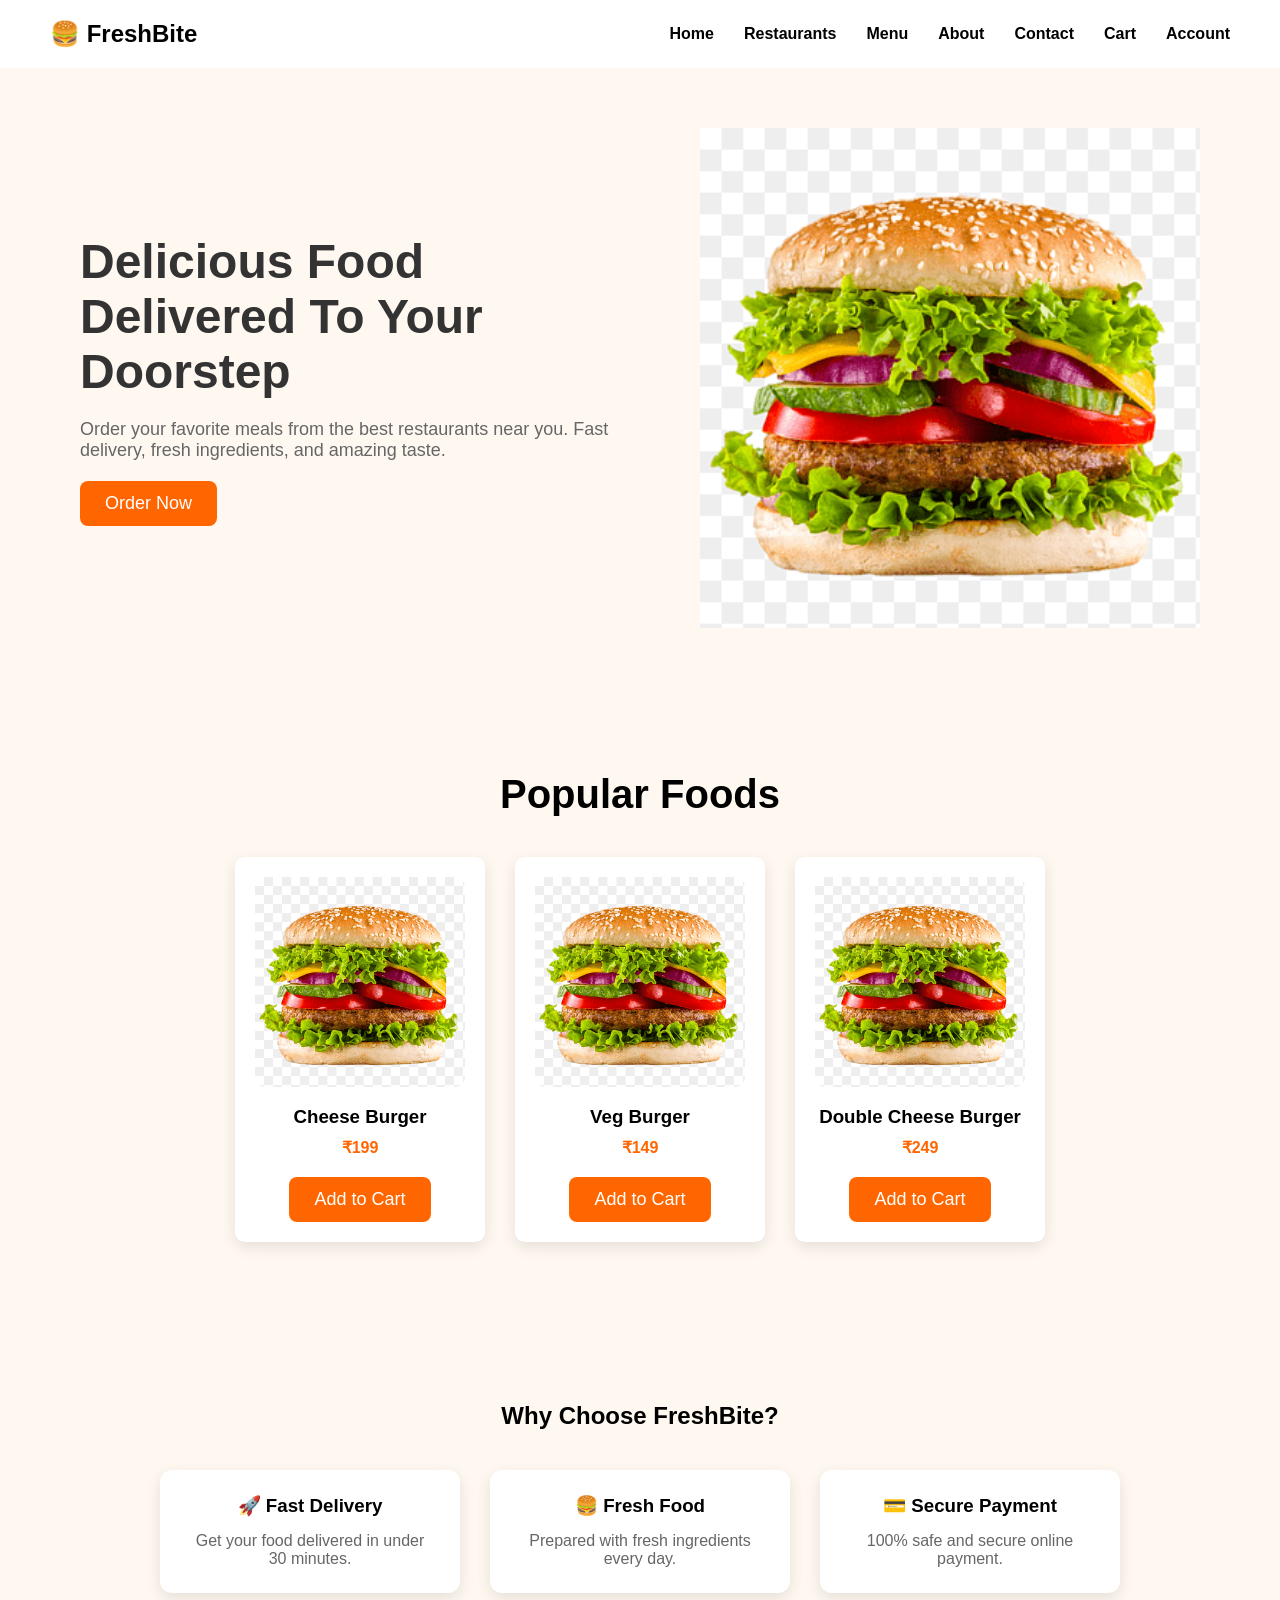
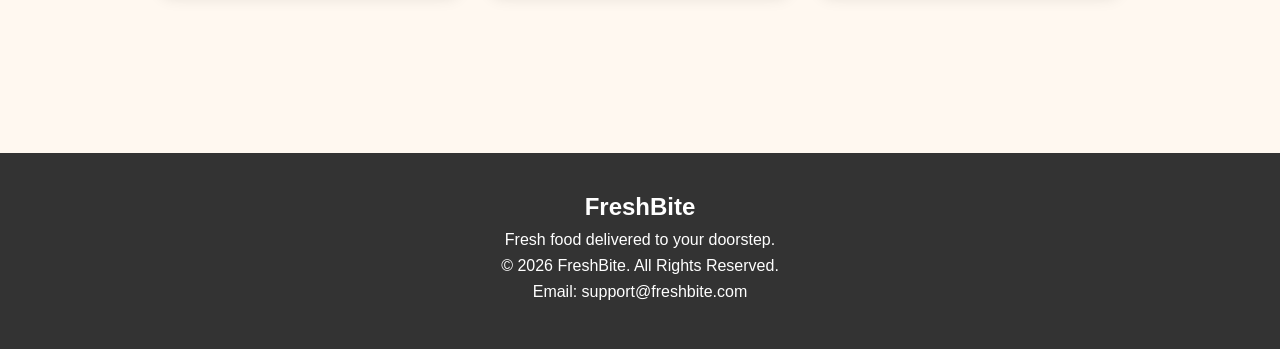
<file: index.html>
<!DOCTYPE html>
<html lang="en">
<head>
    <meta charset="UTF-8">
    <meta name="viewport" content="width=device-width, initial-scale=1.0">
    <title>FreshBite - Food Ordering Website</title>

    <link rel="stylesheet" href="css/style.css">
</head>

<body>
    <header>
    <nav>
        <h1>🍔 FreshBite</h1>

      <ul>
    <li><a href="index.html">Home</a></li>
    <li><a href="restaurant.html">Restaurants</a></li>
    <li><a href="menu.html">Menu</a></li>
    <li><a href="about.html">About</a></li>
    <li><a href="contact.html">Contact</a></li>
      <li><a href="cart.html">Cart</a></li>
    <li><a href="account.html">Account</a></li>
     
</ul>
    </nav>
</header>
<main>

    <section class="hero">

        <div class="hero-content">

            <h2>Delicious Food Delivered To Your Doorstep</h2>

            <p>
                Order your favorite meals from the best restaurants near you.
                Fast delivery, fresh ingredients, and amazing taste.
            </p>

           <a href="menu.html">
    <button>Order Now</button>
</a>

        </div>

        <div class="hero-image">

            <img src="images/burger.png" alt="Fresh Burger">

        </div>

    </section>
    <section class="popular-food">

    <h2>Popular Foods</h2>

    <div class="food-cards">
        <div class="food-card">
    <img src="images/burger.png" alt="Burger">

    <h3>Cheese Burger</h3>

    <p>₹199</p>

    <button>Add to Cart</button>
</div>
  <div class="food-card">
        <img src="images/burger.png" alt="Burger">
        <h3>Veg Burger</h3>
        <p>₹149</p>
        <button>Add to Cart</button>
    </div>

    <div class="food-card">
        <img src="images/burger.png" alt="Burger">
        <h3>Double Cheese Burger</h3>
        <p>₹249</p>
        <button>Add to Cart</button>
    </div>

    </div>

</section>
<section class="features">

    <h2>Why Choose FreshBite?</h2>

    <div class="feature-boxes">

        <div class="feature">
            <h3>🚀 Fast Delivery</h3>
            <p>Get your food delivered in under 30 minutes.</p>
        </div>

        <div class="feature">
            <h3>🍔 Fresh Food</h3>
            <p>Prepared with fresh ingredients every day.</p>
        </div>

        <div class="feature">
            <h3>💳 Secure Payment</h3>
            <p>100% safe and secure online payment.</p>
        </div>

    </div>

</section>

</main>

    <script src="js/script.js"></script>
    <footer>

    <h2>FreshBite</h2>

    <p>Fresh food delivered to your doorstep.</p>

   
    <p>&copy; 2026 FreshBite. All Rights Reserved.</p>
    <p>Email: support@freshbite.com</p>


</footer>
<script src="js/script.js"></script>
</body>
</html>
</file>
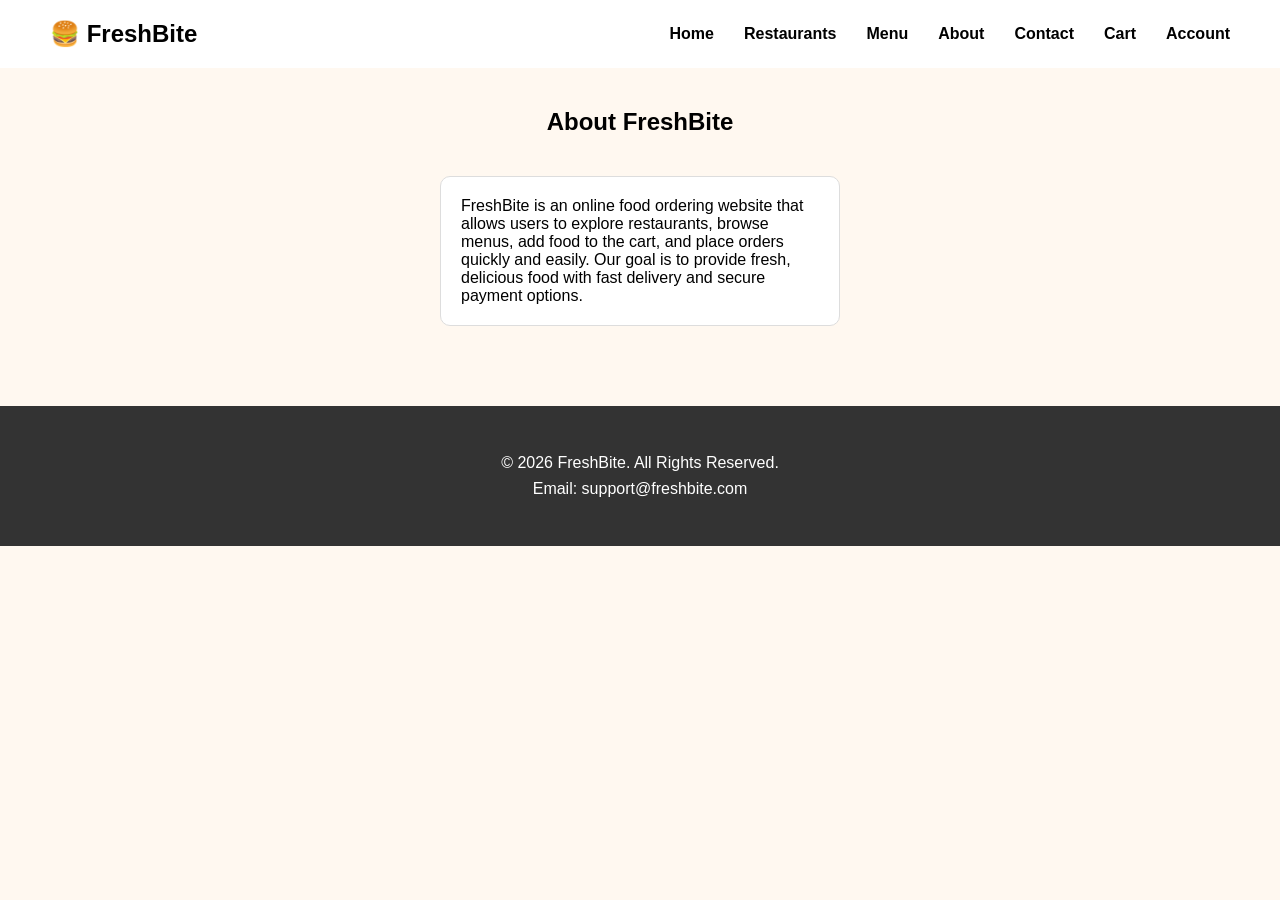
<file: about.html>
<!DOCTYPE html>
<html lang="en">
<head>
    <meta charset="UTF-8">
    <meta name="viewport" content="width=device-width, initial-scale=1.0">
    <title>About - FreshBite</title>
    <link rel="stylesheet" href="css/style.css">
</head>
<body>

<header>
<nav>
<h1>🍔 FreshBite</h1>
<ul>
    <li><a href="index.html">Home</a></li>
    <li><a href="restaurant.html">Restaurants</a></li>
    <li><a href="menu.html">Menu</a></li>
    <li><a href="about.html">About</a></li>
    <li><a href="contact.html">Contact</a></li>
      <li><a href="cart.html">Cart</a></li>
    <li><a href="account.html">Account</a></li>
     
</ul>
</nav>
</header>

<main>

<h2 style="text-align:center; margin-top:40px;">About FreshBite</h2>

<div class="login-form">
<p>
FreshBite is an online food ordering website that allows users to explore restaurants,
browse menus, add food to the cart, and place orders quickly and easily.
Our goal is to provide fresh, delicious food with fast delivery and secure payment options.
</p>
</div>

</main>

<footer>
    <p>&copy; 2026 FreshBite. All Rights Reserved.</p>
    <p>Email: support@freshbite.com</p>
</footer>

</body>
</html>
</file>
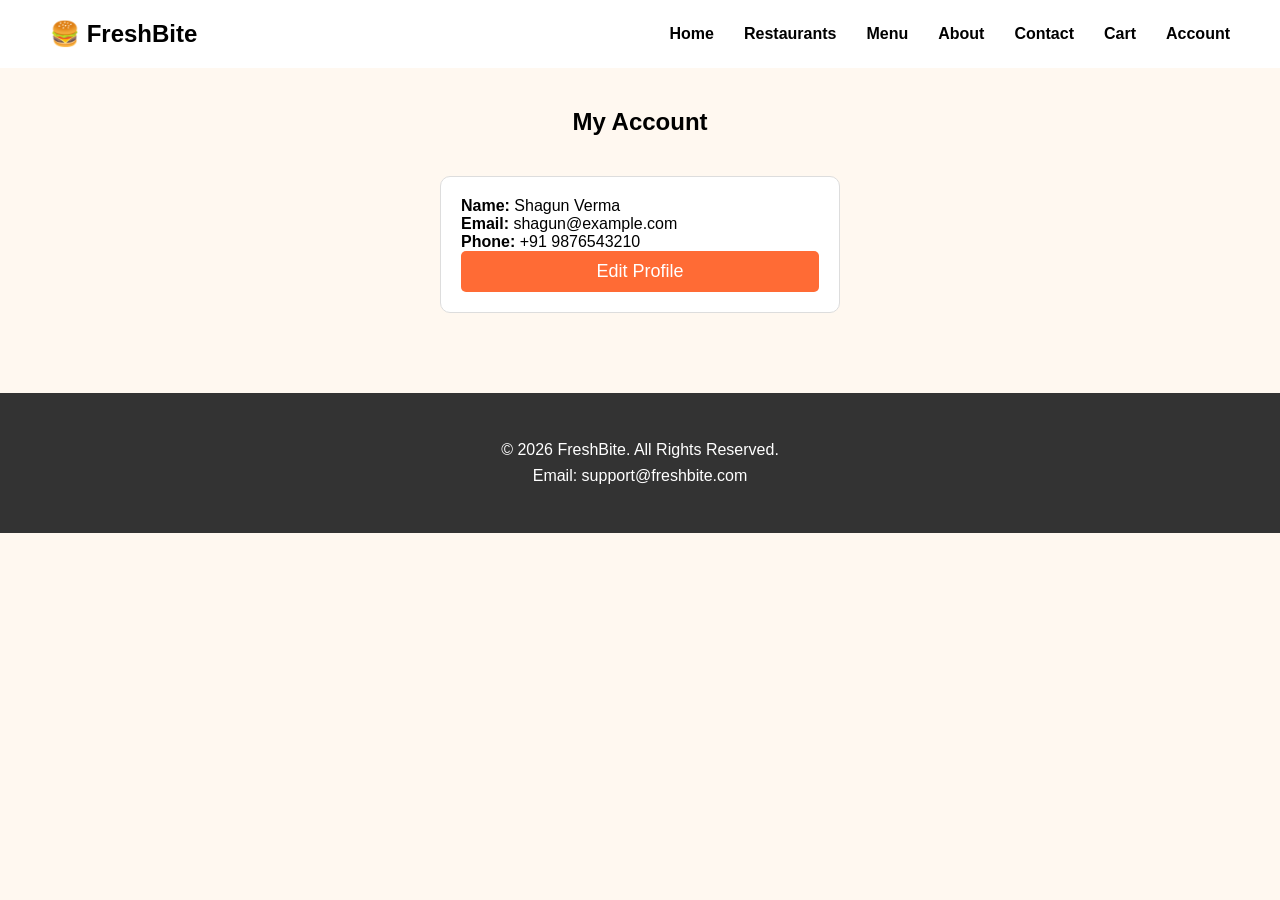
<file: account.html>
<!DOCTYPE html>
<html lang="en">
<head>
<meta charset="UTF-8">
<meta name="viewport" content="width=device-width, initial-scale=1.0">
<title>My Account - FreshBite</title>
<link rel="stylesheet" href="css/style.css">
</head>

<body>

<header>
<nav>
<h1>🍔 FreshBite</h1>

<ul>
    <li><a href="index.html">Home</a></li>
    <li><a href="restaurant.html">Restaurants</a></li>
    <li><a href="menu.html">Menu</a></li>
    <li><a href="about.html">About</a></li>
    <li><a href="contact.html">Contact</a></li>
      <li><a href="cart.html">Cart</a></li>
    <li><a href="account.html">Account</a></li>
     
</ul>

</nav>
</header>

<main>

<h2 style="text-align:center; margin-top:40px;">My Account</h2>

<div class="login-form">

<p><strong>Name:</strong> Shagun Verma</p>

<p><strong>Email:</strong> shagun@example.com</p>

<p><strong>Phone:</strong> +91 9876543210</p>

<button>Edit Profile</button>

</div>

</main>

<footer>
    <p>&copy; 2026 FreshBite. All Rights Reserved.</p>
    <p>Email: support@freshbite.com</p>
</footer>

</body>
</html>
</file>
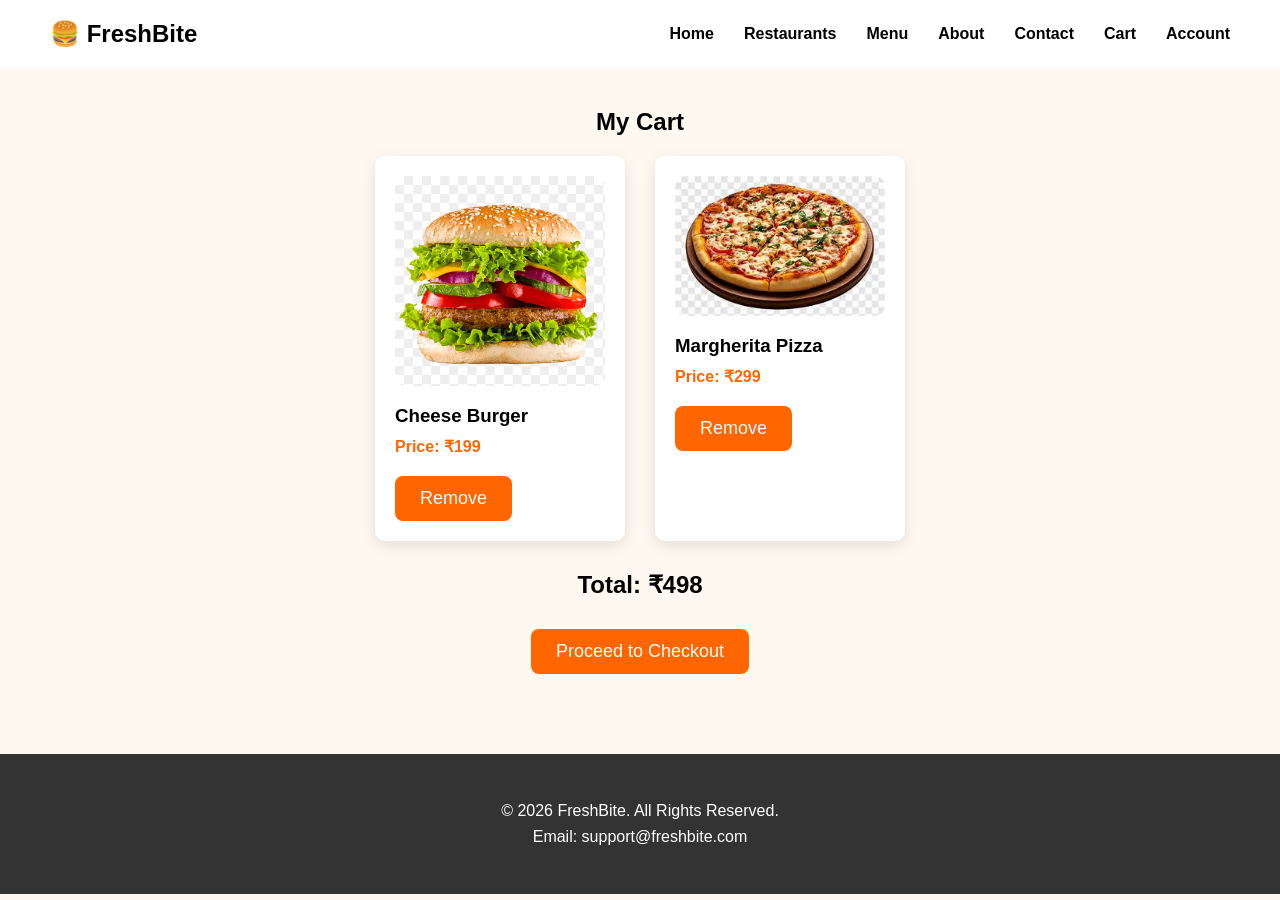
<file: cart.html>
<!DOCTYPE html>
<html lang="en">
<head>
    <meta charset="UTF-8">
    <meta name="viewport" content="width=device-width, initial-scale=1.0">
    <title>Cart - FreshBite</title>
    <link rel="stylesheet" href="css/style.css">
</head>

<body>

<header>
    <nav>
        <h1>🍔 FreshBite</h1>

       <ul>
    <li><a href="index.html">Home</a></li>
    <li><a href="restaurant.html">Restaurants</a></li>
    <li><a href="menu.html">Menu</a></li>
    <li><a href="about.html">About</a></li>
    <li><a href="contact.html">Contact</a></li>
      <li><a href="cart.html">Cart</a></li>
    <li><a href="account.html">Account</a></li>
      
</ul>
    </nav>
</header>

<main>

    <h2 style="text-align:center; margin-top:40px;">My Cart</h2>

    <div class="food-cards">

        <div class="food-card">
            <img src="images/burger.png" alt="Burger">
            <h3>Cheese Burger</h3>
            <p>Price: ₹199</p>
            <button>Remove</button>
        </div>

        <div class="food-card">
            <img src="images/pizza.png" alt="Pizza">
            <h3>Margherita Pizza</h3>
            <p>Price: ₹299</p>
            <button>Remove</button>
        </div>

    </div>

    <h2 style="text-align:center; margin-top:30px;">Total: ₹498</h2>

    <div style="text-align:center; margin:30px;">
       <a href="checkout.html">
    <button>Proceed to Checkout</button>
</a>
    </div>

</main>

<footer>
    <p>&copy; 2026 FreshBite. All Rights Reserved.</p>
    <p>Email: support@freshbite.com</p>
</footer>
<script src="js/script.js"></script>
</body>
</html>
</file>
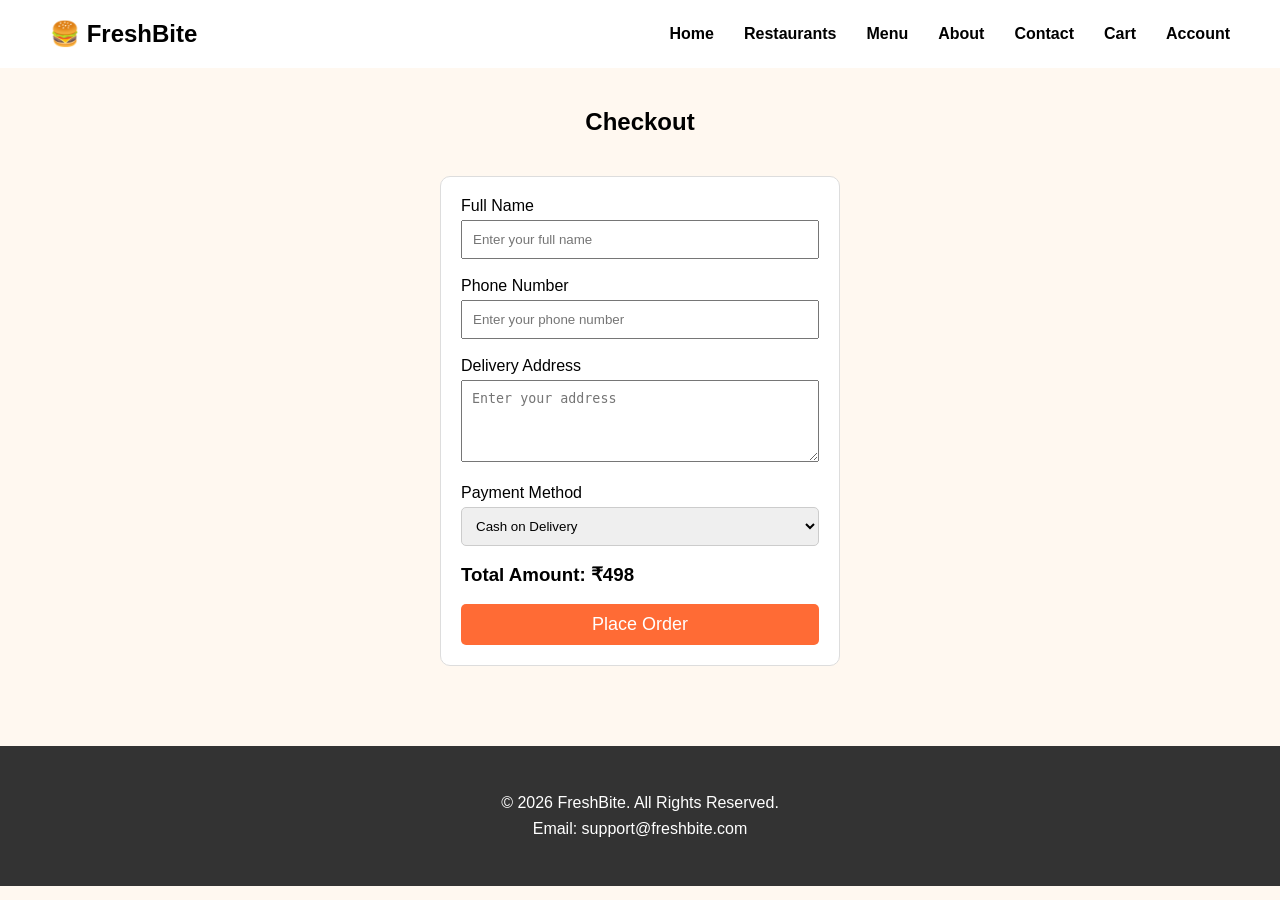
<file: checkout.html>
<!DOCTYPE html>
<html lang="en">
<head>
    <meta charset="UTF-8">
    <meta name="viewport" content="width=device-width, initial-scale=1.0">
    <title>Checkout - FreshBite</title>
    <link rel="stylesheet" href="css/style.css">
</head>

<body>

<header>
    <nav>
        <h1>🍔 FreshBite</h1>

        <ul>
    <li><a href="index.html">Home</a></li>
    <li><a href="restaurant.html">Restaurants</a></li>
    <li><a href="menu.html">Menu</a></li>
    <li><a href="about.html">About</a></li>
    <li><a href="contact.html">Contact</a></li>
      <li><a href="cart.html">Cart</a></li>
    <li><a href="account.html">Account</a></li>
      
</ul>
    </nav>
</header>

<main>

    <h2 style="text-align:center; margin-top:40px;">Checkout</h2>

    <form class="login-form">

        <label>Full Name</label><br>
        <input type="text" placeholder="Enter your full name">

        <br><br>

        <label>Phone Number</label><br>
        <input type="tel" placeholder="Enter your phone number">

        <br><br>

        <label>Delivery Address</label><br>
        <textarea rows="4" placeholder="Enter your address"></textarea>

        <br><br>

        <label>Payment Method</label><br>

        <select>
            <option>Cash on Delivery</option>
            <option>UPI</option>
            <option>Debit Card</option>
            <option>Credit Card</option>
        </select>

        <br><br>

        <h3>Total Amount: ₹498</h3>

        <br>

        <button>Place Order</button>

    </form>

</main>

<footer>
    <p>&copy; 2026 FreshBite. All Rights Reserved.</p>
    <p>Email: support@freshbite.com</p>
</footer>

</body>
</html>
</file>
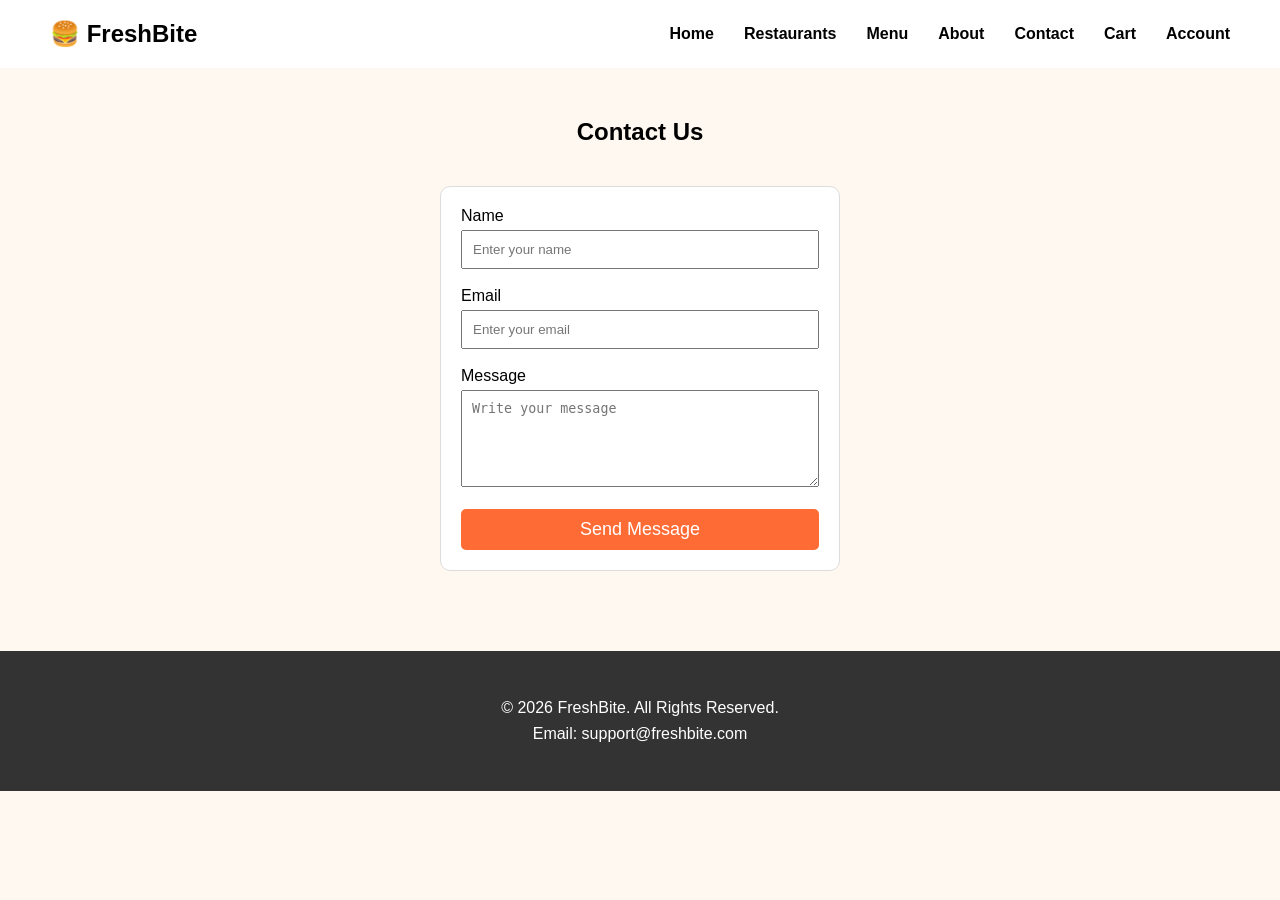
<file: contact.html>
<!DOCTYPE html>
<html lang="en">
<head>
    <meta charset="UTF-8">
    <meta name="viewport" content="width=device-width, initial-scale=1.0">
    <title>Contact - FreshBite</title>
    <link rel="stylesheet" href="css/style.css">
</head>

<body>

<header>
<nav>

<h1>🍔 FreshBite</h1>

<ul>
    <li><a href="index.html">Home</a></li>
    <li><a href="restaurant.html">Restaurants</a></li>
    <li><a href="menu.html">Menu</a></li>
    <li><a href="about.html">About</a></li>
    <li><a href="contact.html">Contact</a></li>
      <li><a href="cart.html">Cart</a></li>
    <li><a href="account.html">Account</a></li>
   
</ul>

</nav>
</header>

<main>

<h2 style="text-align:center; margin-top:50px;">Contact Us</h2>

<form class="login-form">

<label>Name</label><br>
<input type="text" placeholder="Enter your name">

<br><br>

<label>Email</label><br>
<input type="email" placeholder="Enter your email">

<br><br>

<label>Message</label><br>
<textarea placeholder="Write your message" rows="5"></textarea>

<br><br>

<button>Send Message</button>

</form>

</main>
<footer>
    <p>&copy; 2026 FreshBite. All Rights Reserved.</p>
    <p>Email: support@freshbite.com</p>
</footer>

</body>
</html>
</file>
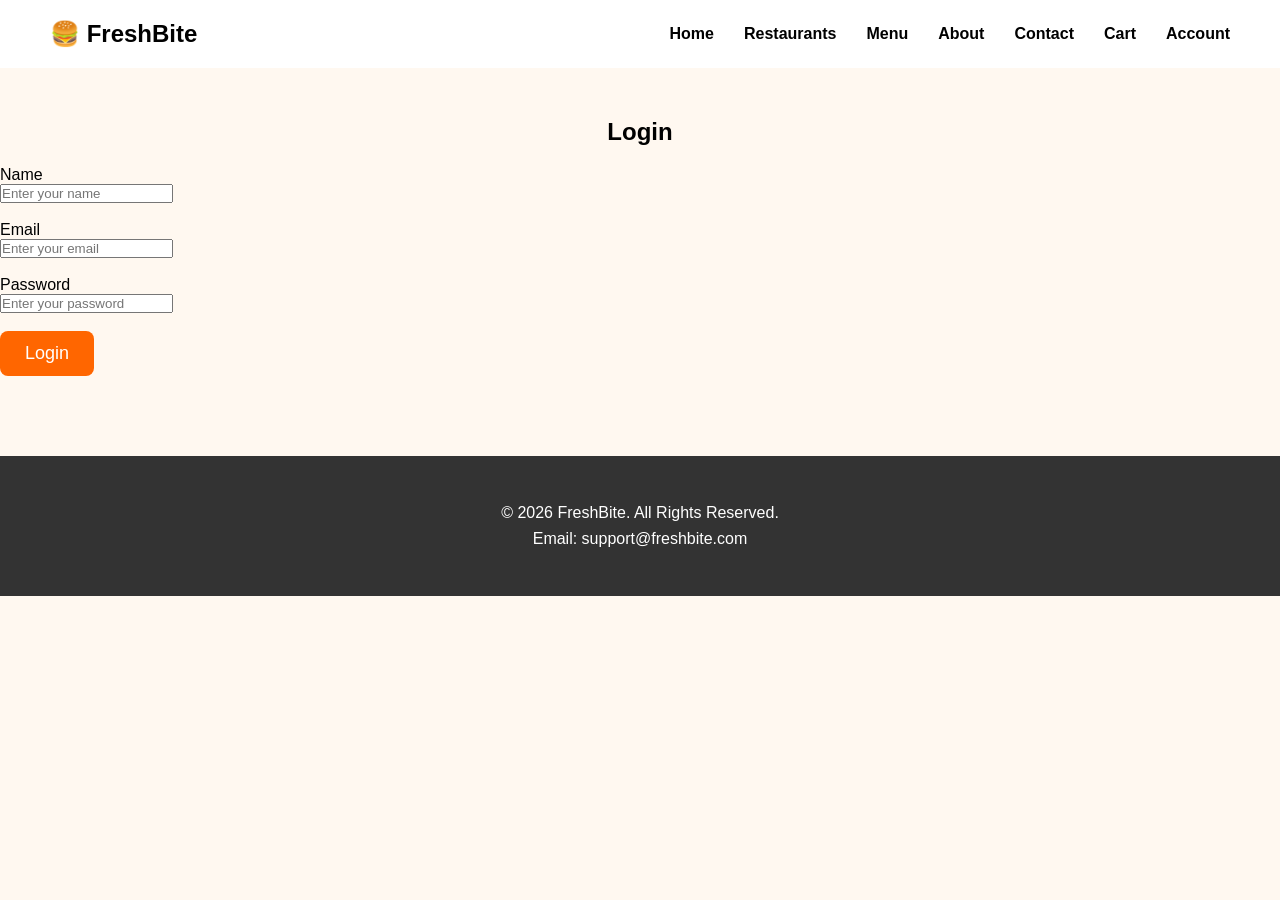
<file: login.html>
<!DOCTYPE html>
<html lang="en">
<head>
    <meta charset="UTF-8">
    <meta name="viewport" content="width=device-width, initial-scale=1.0">
    <title>Login - FreshBite</title>
    <link rel="stylesheet" href="css/style.css">
</head>

<body>

<header>
<nav>

<h1>🍔 FreshBite</h1>

<ul>
    <li><a href="index.html">Home</a></li>
    <li><a href="restaurant.html">Restaurants</a></li>
    <li><a href="menu.html">Menu</a></li>
    <li><a href="about.html">About</a></li>
    <li><a href="contact.html">Contact</a></li>
      <li><a href="cart.html">Cart</a></li>
    <li><a href="account.html">Account</a></li>
     
</ul>

</nav>
</header>

<main>
    <h2 style="text-align:center; margin-top:50px;">Login</h2>

    <form>

<label>Name</label>
<br>
<input type="text" placeholder="Enter your name">

<br><br>

<label>Email</label>
<br>
<input type="email" placeholder="Enter your email">

<br><br>

<label>Password</label>
<br>
<input type="password" placeholder="Enter your password">

<br><br>

<a href="account.html">
    <button>Login</button>
</a>

</form>


</main>
<footer>
    <p>&copy; 2026 FreshBite. All Rights Reserved.</p>
    <p>Email: support@freshbite.com</p>
</footer>

</body>
</html>
</file>
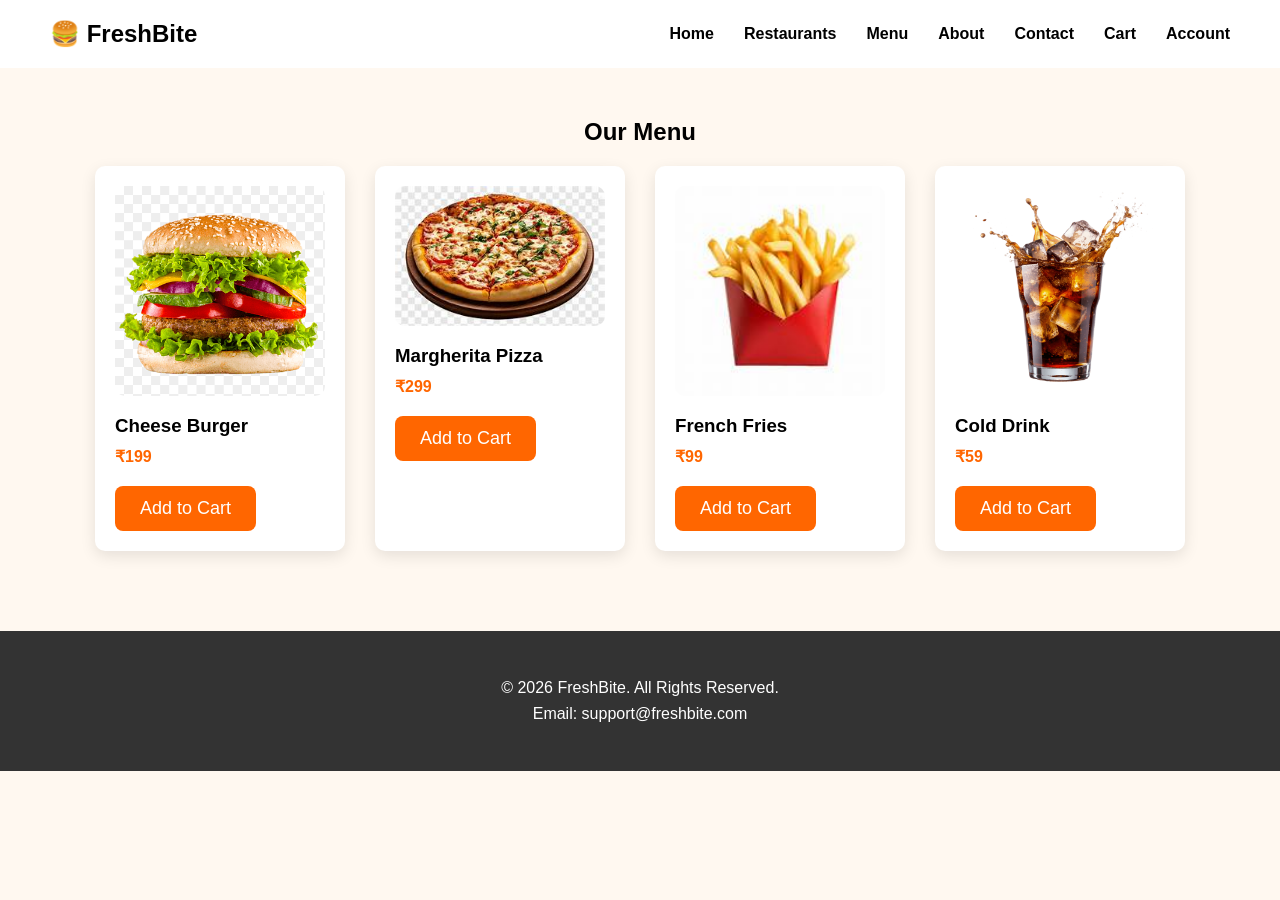
<file: menu.html>
<!DOCTYPE html>
<html lang="en">
<head>
    <meta charset="UTF-8">
    <meta name="viewport" content="width=device-width, initial-scale=1.0">
    <title>Menu - FreshBite</title>
    <link rel="stylesheet" href="css/style.css">
</head>

<body>

<header>
    <nav>
        <h1>🍔 FreshBite</h1>

     <ul>
    <li><a href="index.html">Home</a></li>
    <li><a href="restaurant.html">Restaurants</a></li>
    <li><a href="menu.html">Menu</a></li>
    <li><a href="about.html">About</a></li>
    <li><a href="contact.html">Contact</a></li>
      <li><a href="cart.html">Cart</a></li>
    <li><a href="account.html">Account</a></li>
</ul>
    </nav>
</header>

<main>

    <h2 style="text-align:center; margin-top:50px;">Our Menu</h2>

    <div class="food-cards">

        <div class="food-card">
            <img src="images/burger.png" alt="Burger">
            <h3>Cheese Burger</h3>
            <p>₹199</p>
            <button>Add to Cart</button>
        </div>

        <div class="food-card">
            <img src="images/pizza.png" alt="Pizza">
            <h3>Margherita Pizza</h3>
            <p>₹299</p>
            <button>Add to Cart</button>
        </div>

        <div class="food-card">
            <img src="images/fries.png" alt="Fries">
            <h3>French Fries</h3>
            <p>₹99</p>
            <button>Add to Cart</button>
        </div>

        <div class="food-card">
            <img src="images/cold drink.png" alt="Cold Drink">
            <h3>Cold Drink</h3>
            <p>₹59</p>
            <button>Add to Cart</button>
        </div>

    </div>

</main>

<footer>
    <p>&copy; 2026 FreshBite. All Rights Reserved.</p>
    <p>Email: support@freshbite.com</p>
</footer>


<script src="js/script.js"></script>

</body>
</html>
</file>
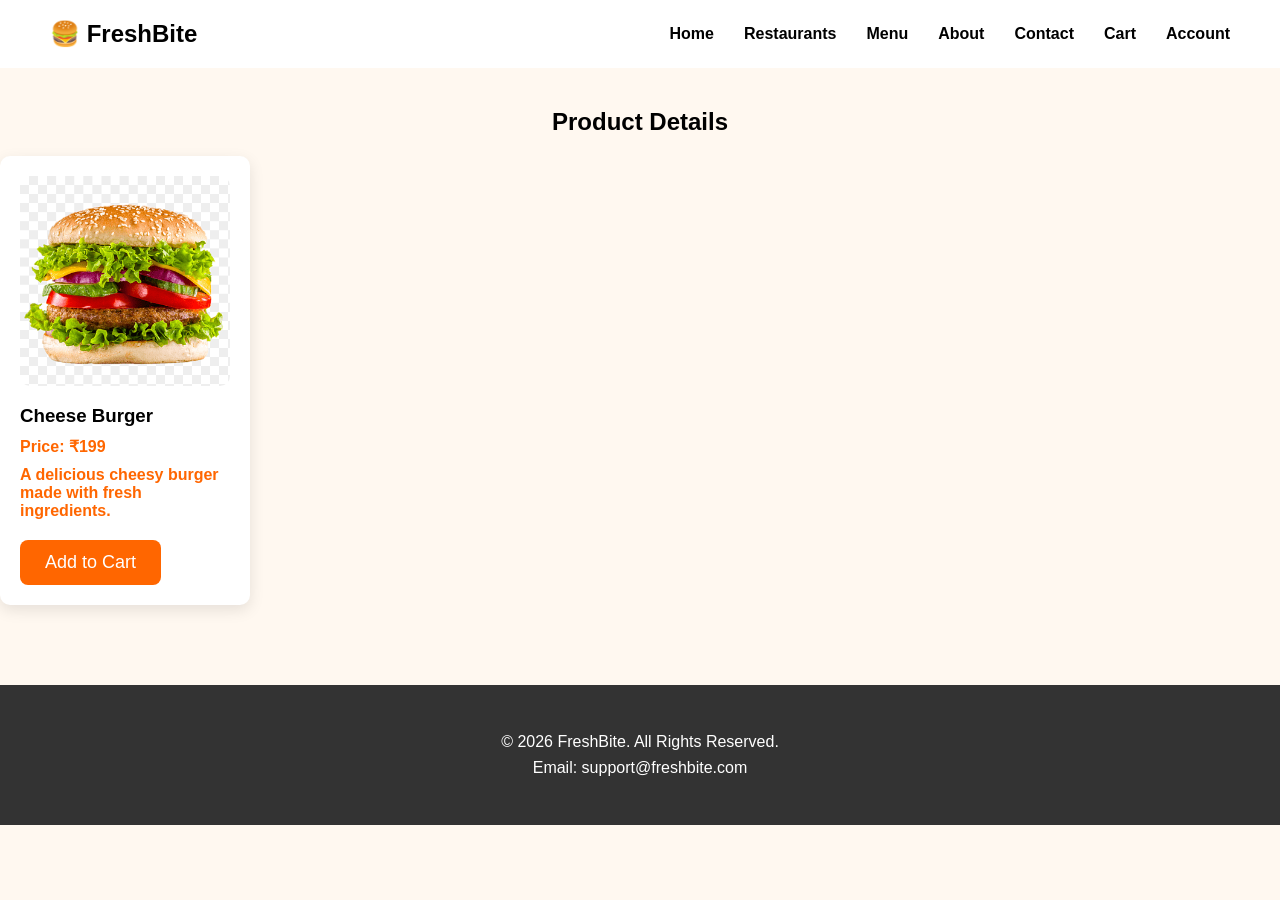
<file: product.html>
<!DOCTYPE html>
<html lang="en">
<head>
<meta charset="UTF-8">
<meta name="viewport" content="width=device-width, initial-scale=1.0">
<title>Product - FreshBite</title>
<link rel="stylesheet" href="css/style.css">
</head>

<body>

<header>
<nav>
<h1>🍔 FreshBite</h1>

<ul>
    <li><a href="index.html">Home</a></li>
    <li><a href="restaurant.html">Restaurants</a></li>
    <li><a href="menu.html">Menu</a></li>
    <li><a href="about.html">About</a></li>
    <li><a href="contact.html">Contact</a></li>
      <li><a href="cart.html">Cart</a></li>
    <li><a href="account.html">Account</a></li>
      
</ul>

</nav>
</header>

<main>

<h2 style="text-align:center; margin-top:40px;">Product Details</h2>

<div class="food-card">

<img src="images/burger.png" alt="Burger">

<h3>Cheese Burger</h3>

<p>Price: ₹199</p>

<p>A delicious cheesy burger made with fresh ingredients.</p>

<button>Add to Cart</button>

</div>

</main>

<footer>
    <p>&copy; 2026 FreshBite. All Rights Reserved.</p>
    <p>Email: support@freshbite.com</p>
</footer>

<script src="js/script.js"></script>

</body>
</html>
</file>
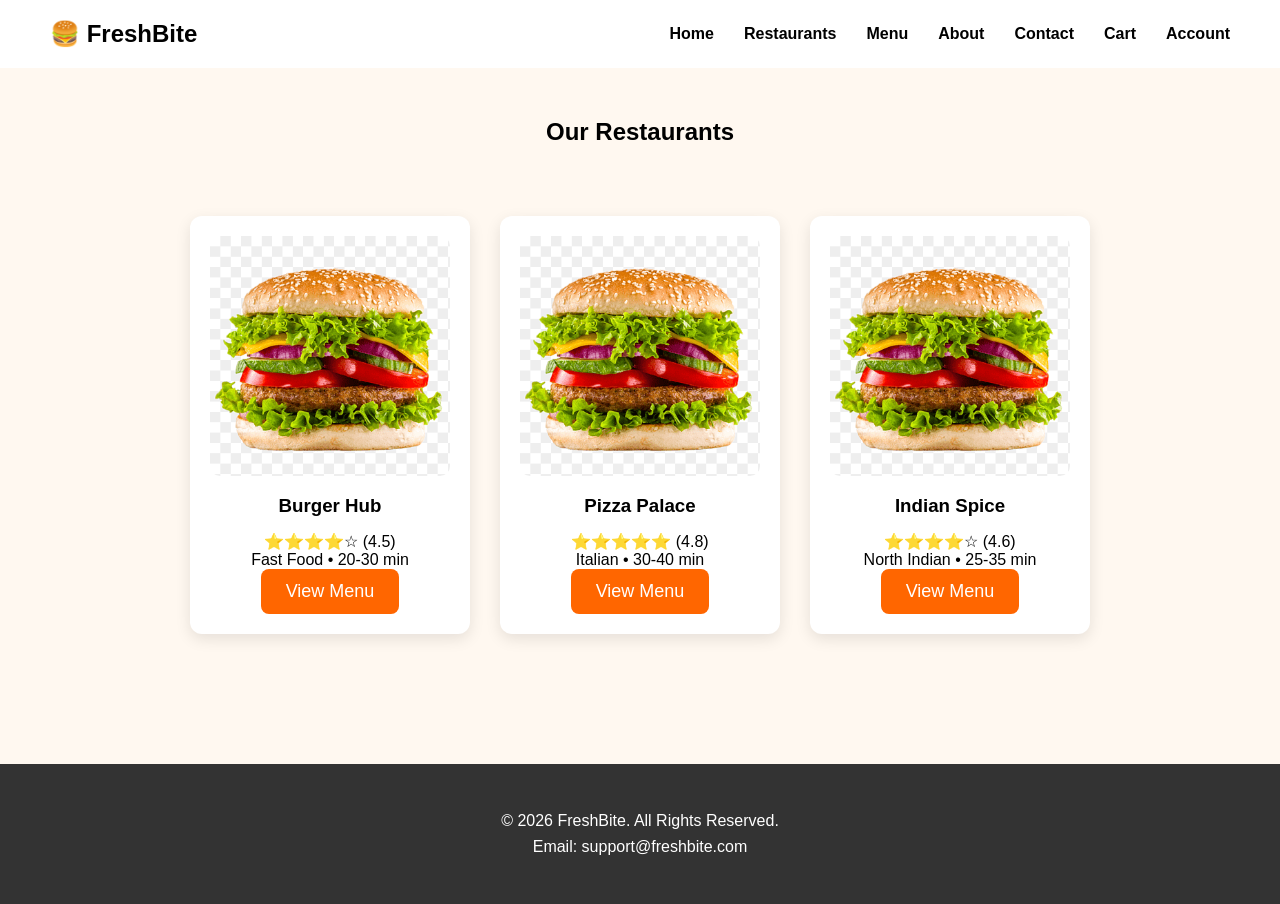
<file: restaurant.html>
<!DOCTYPE html>
<html lang="en">
<head>
    <meta charset="UTF-8">
    <meta name="viewport" content="width=device-width, initial-scale=1.0">
    <title>Restaurants - FreshBite</title>
    <link rel="stylesheet" href="css/style.css">
</head>

<body>

<header>
<nav>

<h1>🍔 FreshBite</h1>

<ul>
    <li><a href="index.html">Home</a></li>
    <li><a href="restaurant.html">Restaurants</a></li>
    <li><a href="menu.html">Menu</a></li>
    <li><a href="about.html">About</a></li>
    <li><a href="contact.html">Contact</a></li>
      <li><a href="cart.html">Cart</a></li>
    <li><a href="account.html">Account</a></li>
    
</ul>

</nav>
</header>

<main>

<h2 style="text-align:center; margin-top:50px;">
Our Restaurants
</h2>
<section class="restaurant-list">

    <div class="restaurant-card">
        <img src="images/burger.png" alt="Restaurant">
        <h3>Burger Hub</h3>
        <p>⭐⭐⭐⭐☆ (4.5)</p>
        <p>Fast Food • 20-30 min</p>
       <a href="menu.html">
    <button>View Menu</button>
</a>
    </div>

    <div class="restaurant-card">
        <img src="images/burger.png" alt="Restaurant">
        <h3>Pizza Palace</h3>
        <p>⭐⭐⭐⭐⭐ (4.8)</p>
        <p>Italian • 30-40 min</p>
        <a href="menu.html">
    <button>View Menu</button>
</a>
    </div>

    <div class="restaurant-card">
        <img src="images/burger.png" alt="Restaurant">
        <h3>Indian Spice</h3>
        <p>⭐⭐⭐⭐☆ (4.6)</p>
        <p>North Indian • 25-35 min</p>
       <a href="menu.html">
    <button>View Menu</button>
</a>
    </div>

</section>

</main>
<footer>
    <p>&copy; 2026 FreshBite. All Rights Reserved.</p>
    <p>Email: support@freshbite.com</p>
</footer>

</body>
</html>
</file>
<file: css/style.css>
*{
margin:0;
padding:0;
box-sizing:border-box;
}
body{
    font-family: Arial, sans-serif;
    background-color: #FFF8F0;
}
nav{
    display: flex;
    justify-content: space-between;
    align-items: center;
    padding: 20px 50px;
    background-color: white;
}
nav ul{
     display: flex;
    list-style: none;
    gap: 30px;
}
nav ul li a{
    text-decoration: none;
    color: black;
    font-weight: bold;
}
.hero{
    display: flex;
    justify-content: space-between;
    align-items: center;
    padding: 60px 80px;
}
.hero-content{
    width: 50%;
}
.hero-content h2{
    font-size: 48px;
    color: #333;
}
.hero-content p{
    font-size: 18px;
    margin: 20px 0;
    color: #666;
}
button{
    background-color: #ff6600;
    color: white;
    border: none;
    padding: 12px 25px;
    border-radius: 8px;
    font-size: 18px;
    cursor: pointer;
}
button:hover{
    background-color: #e65c00;
}
.hero-image img{
    width: 500px;
    max-width: 100%;
}
.popular-food{
    padding: 80px 50px;
    text-align: center;
}

.popular-food h2{
    font-size: 40px;
    margin-bottom: 40px;
}

.food-cards{
    display: flex;
    justify-content: center;
    gap: 30px;
}
.food-card{
    background-color: white;
    width: 300px;
    padding: 20px;
    border-radius: 15px;
    box-shadow: 0 5px 15px rgba(0,0,0,0.1);
    transition: 0.3s;
}
.food-card img{
    width: 100%;
    border-radius: 10px;
}
.food-card:hover{
    transform: translateY(-10px);
}
.food-card{
    background-color: white;
    padding: 20px;
    border-radius: 10px;
    width: 250px;
    box-shadow: 0 5px 15px rgba(0,0,0,0.1);
}

.food-card img{
    width: 100%;
    border-radius: 10px;
}

.food-card h3{
    margin: 15px 0 10px;
}

.food-card p{
    color: #ff6600;
    font-weight: bold;
    margin-bottom: 10px;
}
.food-card{
    transition: 0.3s;
}
.food-card:hover{
    transform: translateY(-10px);
    box-shadow: 0 10px 25px rgba(0,0,0,0.2);
}
.features{
    padding: 80px 50px;
    text-align: center;
}

.feature-boxes{
    display: flex;
    justify-content: center;
    gap: 30px;
    margin-top: 40px;
}

.feature{
    width: 300px;
    background: white;
    padding: 25px;
    border-radius: 12px;
    box-shadow: 0 5px 15px rgba(0,0,0,0.1);
    transition: 0.3s;
}

.feature:hover{
    transform: translateY(-10px);
}

.feature h3{
    margin-bottom: 15px;
}

.feature p{
    color: #666;
}
footer{
    background-color: #333;
    color: white;
    text-align: center;
    padding: 40px 20px;
    margin-top: 80px;
}

footer h2{
    margin-bottom: 10px;
}

footer p{
    margin: 8px 0;
}
.restaurant-list{
    display: flex;
    justify-content: center;
    gap: 30px;
    padding: 50px;
}

.restaurant-card{
    background: white;
    width: 280px;
    padding: 20px;
    text-align: center;
    border-radius: 12px;
    box-shadow: 0 5px 15px rgba(0,0,0,0.1);
    transition: 0.3s;
}

.restaurant-card:hover{
    transform: translateY(-10px);
}

.restaurant-card img{
    width: 100%;
    border-radius: 10px;
}

.restaurant-card h3{
    margin: 15px 0;
}
.login-form{
    width:300px;
    margin:40px auto;
    padding:20px;
    border:1px solid #ddd;
    border-radius:10px;
    background:white;
}

.login-form input{
    width:100%;
    padding:10px;
    margin-top:5px;
}

.login-form button{
    width:100%;
    padding:10px;
    background:#ff6b35;
    color:white;
    border:none;
    border-radius:5px;
    cursor:pointer;
}

.login-form button:hover{
    background:#e85a2a;
}
.login-form textarea{
    width:100%;
    padding:10px;
    margin-top:5px;
}
.food-card button{
    margin-top:10px;
}

main h2{
    margin-bottom:20px;
}
.login-form select{
    width:100%;
    padding:10px;
    margin-top:5px;
    border:1px solid #ccc;
    border-radius:5px;
}
.login-form{
    width:400px;
}
</file>
